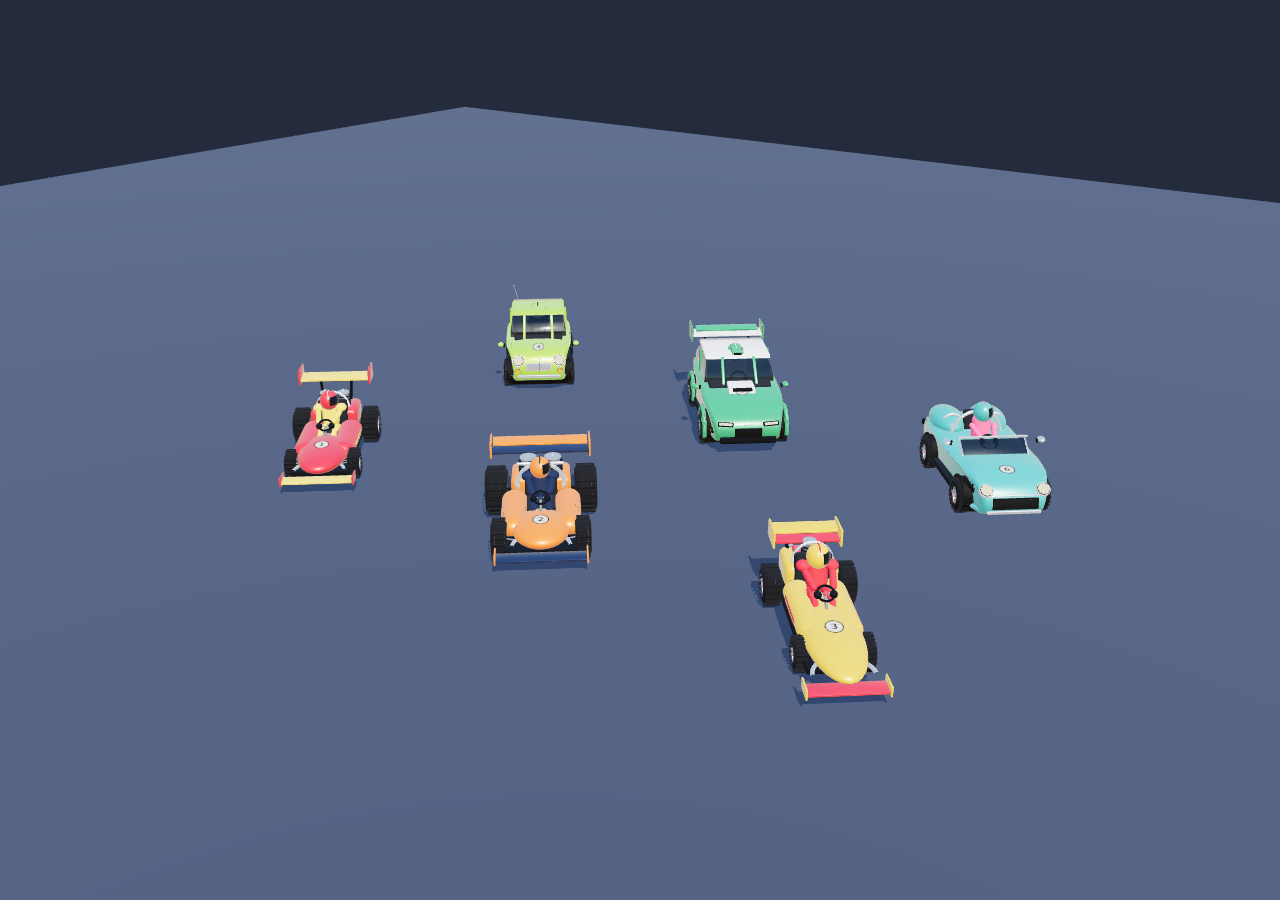
<file: tools/dev/vehicles.html>
<!doctype html><html><head><meta charset="utf-8"><style>html,body{margin:0;background:#1a2030;overflow:hidden}canvas{display:block}</style>
<script type="importmap">{"imports":{"three":"/vendor/three.module.js"}}</script></head><body>
<script type="module">
import * as THREE from 'three';
import { createVehicle, animateVehicle } from '/js/render/vehicles.js';
import { VEHICLES, PAINTS } from '/js/core/vehicles.js';
const q = new URLSearchParams(location.search);
const W = innerWidth, H = innerHeight;
const renderer = new THREE.WebGLRenderer({ antialias: true, preserveDrawingBuffer: true });
renderer.setSize(W, H); renderer.shadowMap.enabled = true; renderer.shadowMap.type = THREE.PCFSoftShadowMap;
renderer.toneMapping = THREE.ACESFilmicToneMapping; renderer.toneMappingExposure = 1.05;
document.body.appendChild(renderer.domElement);
const scene = new THREE.Scene(); scene.background = new THREE.Color(0x232b3d);
const hemi = new THREE.HemisphereLight(0xcfe3ff, 0x40362c, 1.1); scene.add(hemi);
const sun = new THREE.DirectionalLight(0xfff0d8, 3.2); sun.position.set(6, 10, 5); sun.castShadow = true; sun.shadow.mapSize.set(2048,2048);
Object.assign(sun.shadow.camera, { left:-8, right:8, top:8, bottom:-8, near:1, far:30 }); scene.add(sun);
// env map from a simple gradient scene
const pm = new THREE.PMREMGenerator(renderer);
const envScene = new THREE.Scene();
const skyGeo = new THREE.SphereGeometry(50, 32, 16);
const skyMat = new THREE.ShaderMaterial({ side: THREE.BackSide, uniforms:{}, vertexShader:'varying vec3 p;void main(){p=position;gl_Position=projectionMatrix*modelViewMatrix*vec4(position,1.);}', fragmentShader:'varying vec3 p;void main(){float h=normalize(p).y;vec3 c=mix(vec3(.55,.5,.45),vec3(.35,.6,1.),smoothstep(-.1,.7,h));c+=vec3(1.,.9,.7)*pow(max(0.,dot(normalize(p),normalize(vec3(.5,.7,.4)))),24.)*4.;gl_FragColor=vec4(c,1.);}' });
envScene.add(new THREE.Mesh(skyGeo, skyMat));
scene.environment = pm.fromScene(envScene, 0.02).texture;
const floor = new THREE.Mesh(new THREE.PlaneGeometry(80, 80), new THREE.MeshStandardMaterial({ color: 0x3a4152, roughness: 0.9 })); floor.rotation.x = -Math.PI/2; floor.receiveShadow = true; scene.add(floor);
const cam = new THREE.PerspectiveCamera(32, W/H, 0.1, 200);
const ids = (q.get('v') || VEHICLES.map(v=>v.id).join(',')).split(',');
const paint = PAINTS[+(q.get('p')||0)];
const stripe = q.get('s') || 'none';
const grp = [];
ids.forEach((id, i) => {
  const v = createVehicle(id, { color: PAINTS[(i + +(q.get('p')||0)) % PAINTS.length].color, accent: PAINTS[(i + +(q.get('p')||0)) % PAINTS.length].accent, stripe, number: i + 1 });
  v.root.position.set(ids.length === 1 ? 0 : (i % 3 - 1) * 6, 0, ids.length === 1 ? 0 : (i < 3 ? 0 : -7));
  v.root.rotation.y = +(q.get('r') ?? 0.7);
  scene.add(v.root); grp.push(v);
  animateVehicle(v, { speed: 0, steer: 0, dt: 0.016, boost: q.get('b') ? 1 : 0 });
});
const view = q.get('view') || 'all';
if (view === 'all') { cam.position.set(14, 11, 16); cam.lookAt(0, 0.6, -3.2); cam.fov = 40; cam.updateProjectionMatrix(); }
else { const sx = 0; cam.position.set(+(q.get('cx')||5), +(q.get('cy')||2.6), +(q.get('cz')||5.5)); cam.lookAt(0, 0.8, 0); }
renderer.render(scene, cam);
window.__ready = true;
</script></body></html>
</file>
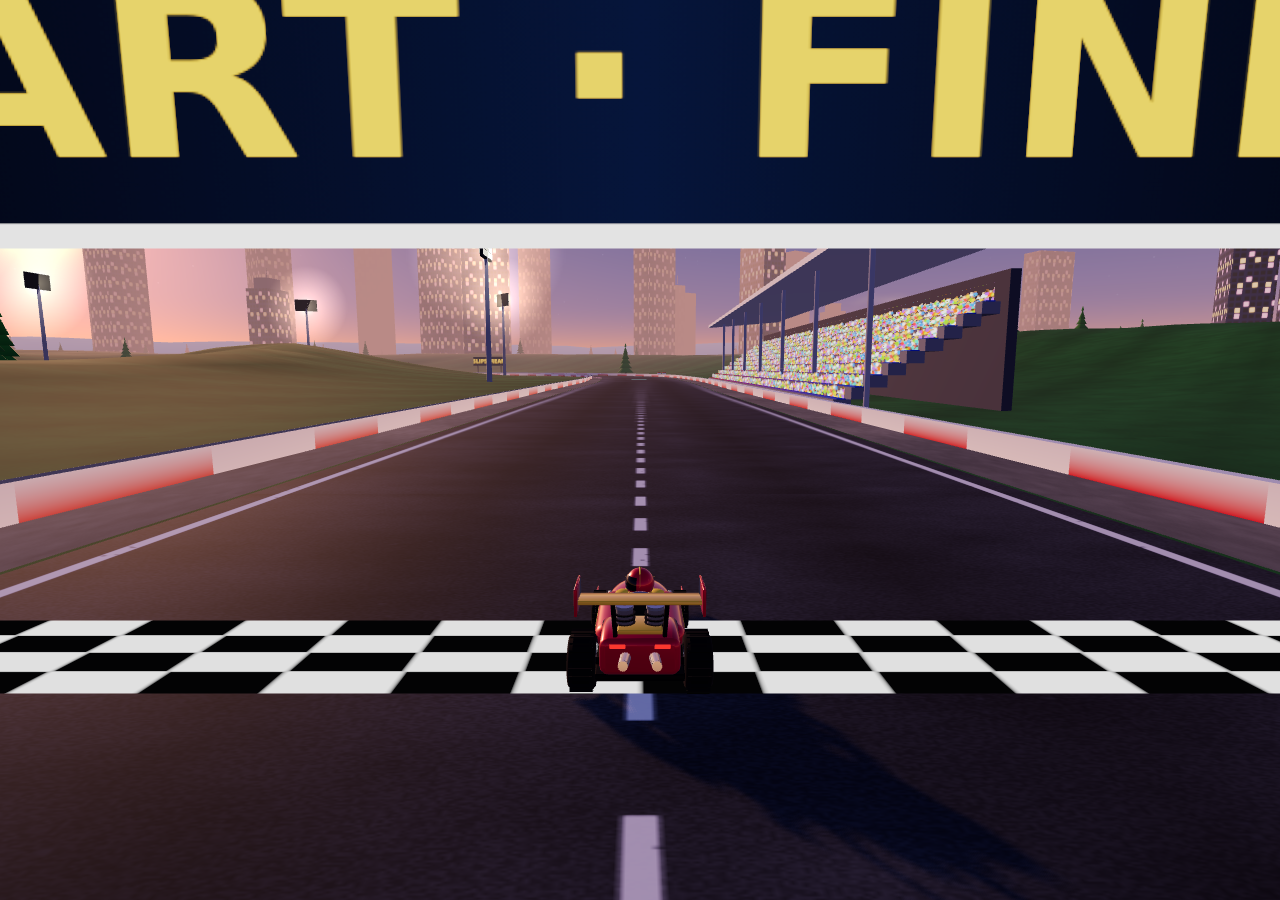
<file: tools/dev/world.html>
<!doctype html><html><head><meta charset="utf-8"><style>html,body{margin:0;background:#000;overflow:hidden}canvas{display:block}</style>
<script type="importmap">{"imports":{"three":"/vendor/three.module.js"}}</script></head><body>
<script type="module">
import * as THREE from 'three';
import { getTrack } from '/js/core/tracks.js';
import { buildWorld } from '/js/render/world.js';
import { createVehicle } from '/js/render/vehicles.js';
const q = new URLSearchParams(location.search);
const W = innerWidth, H = innerHeight;
const renderer = new THREE.WebGLRenderer({ antialias: true, preserveDrawingBuffer: true });
renderer.setSize(W, H); renderer.shadowMap.enabled = true; renderer.shadowMap.type = THREE.PCFShadowMap;
renderer.toneMapping = THREE.ACESFilmicToneMapping; document.body.appendChild(renderer.domElement);
const track = getTrack(q.get('t') || 'apex');
const t0 = performance.now();
const world = buildWorld(track, { quality: q.get('q') || 'high', renderer });
const buildMs = performance.now() - t0;
const scene = new THREE.Scene();
scene.add(world.group, world.sky.mesh);
scene.fog = world.fog; scene.background = new THREE.Color(world.bg); scene.environment = world.env;
renderer.toneMappingExposure = world.exposure;
const i = Math.round((+q.get('u') || 0.0) * track.N);
const pt = track.pointAt(i, +q.get('lat') || 0);
const v = createVehicle('comet', { color: '#e0243a', accent: '#ffd23f', stripe: 'dual', number: 1 });
v.root.position.set(pt.x, 0.0, pt.z); v.root.rotation.y = pt.h; scene.add(v.root);
const cam = new THREE.PerspectiveCamera(+q.get('fov') || 70, W / H, 0.5, 3000);
const back = +q.get('back') || 9, hgt = +q.get('h') || 4.2;
const mode = q.get('mode');
if (mode === 'top') { cam.position.set(pt.x, +q.get('h') || 400, pt.z - 1); cam.lookAt(pt.x, 0, pt.z); }
else { cam.position.set(pt.x - Math.sin(pt.h) * back, hgt, pt.z - Math.cos(pt.h) * back); cam.lookAt(pt.x + Math.sin(pt.h) * 12, 1.5, pt.z + Math.cos(pt.h) * 12); }
if (q.get('yaw')) { cam.rotateY(+q.get('yaw')); }
world.setBoxes(track.itemRows.flatMap?.(()=>[]) || []);
world.update(0.016, 5, cam, v.root.position);
renderer.render(scene, cam);
window.__info = { buildMs: Math.round(buildMs), calls: renderer.info.render.calls, tris: renderer.info.render.triangles };
console.log(JSON.stringify(window.__info));
window.__ready = true;
</script></body></html>
</file>
